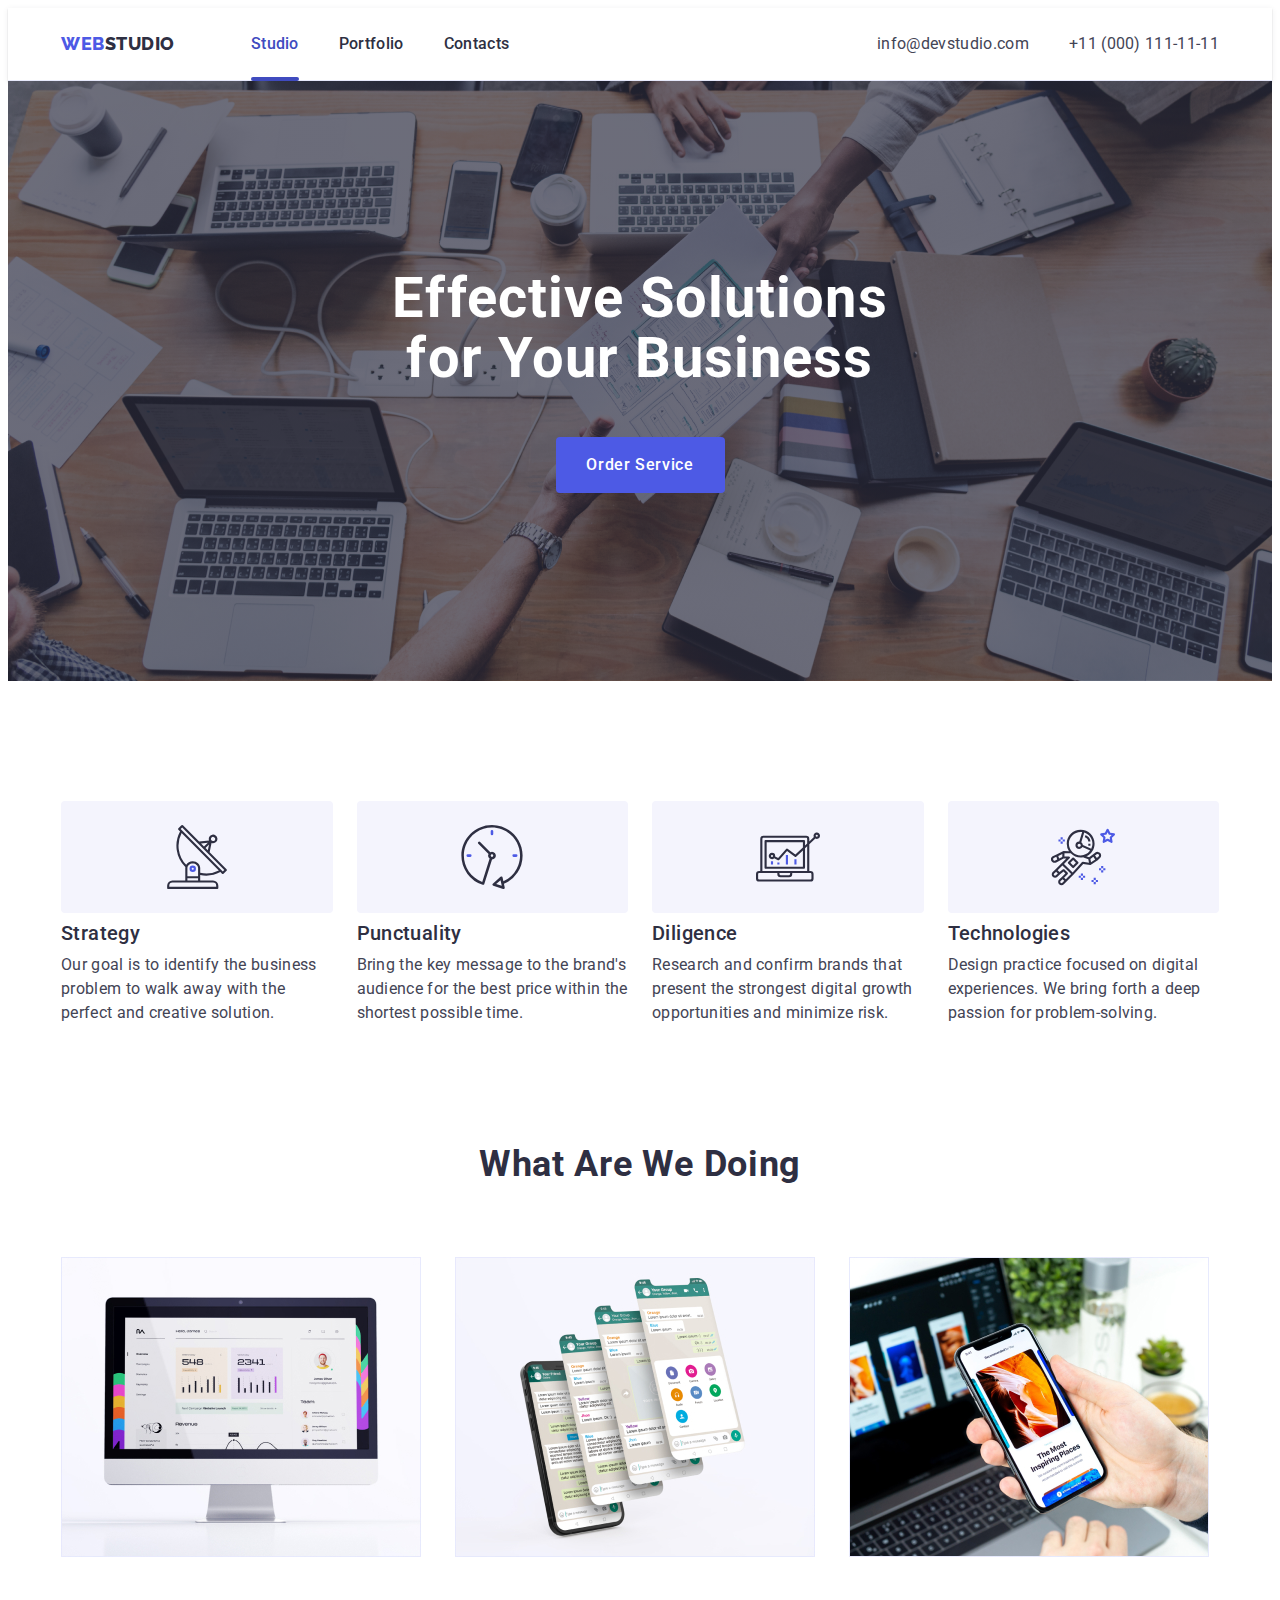
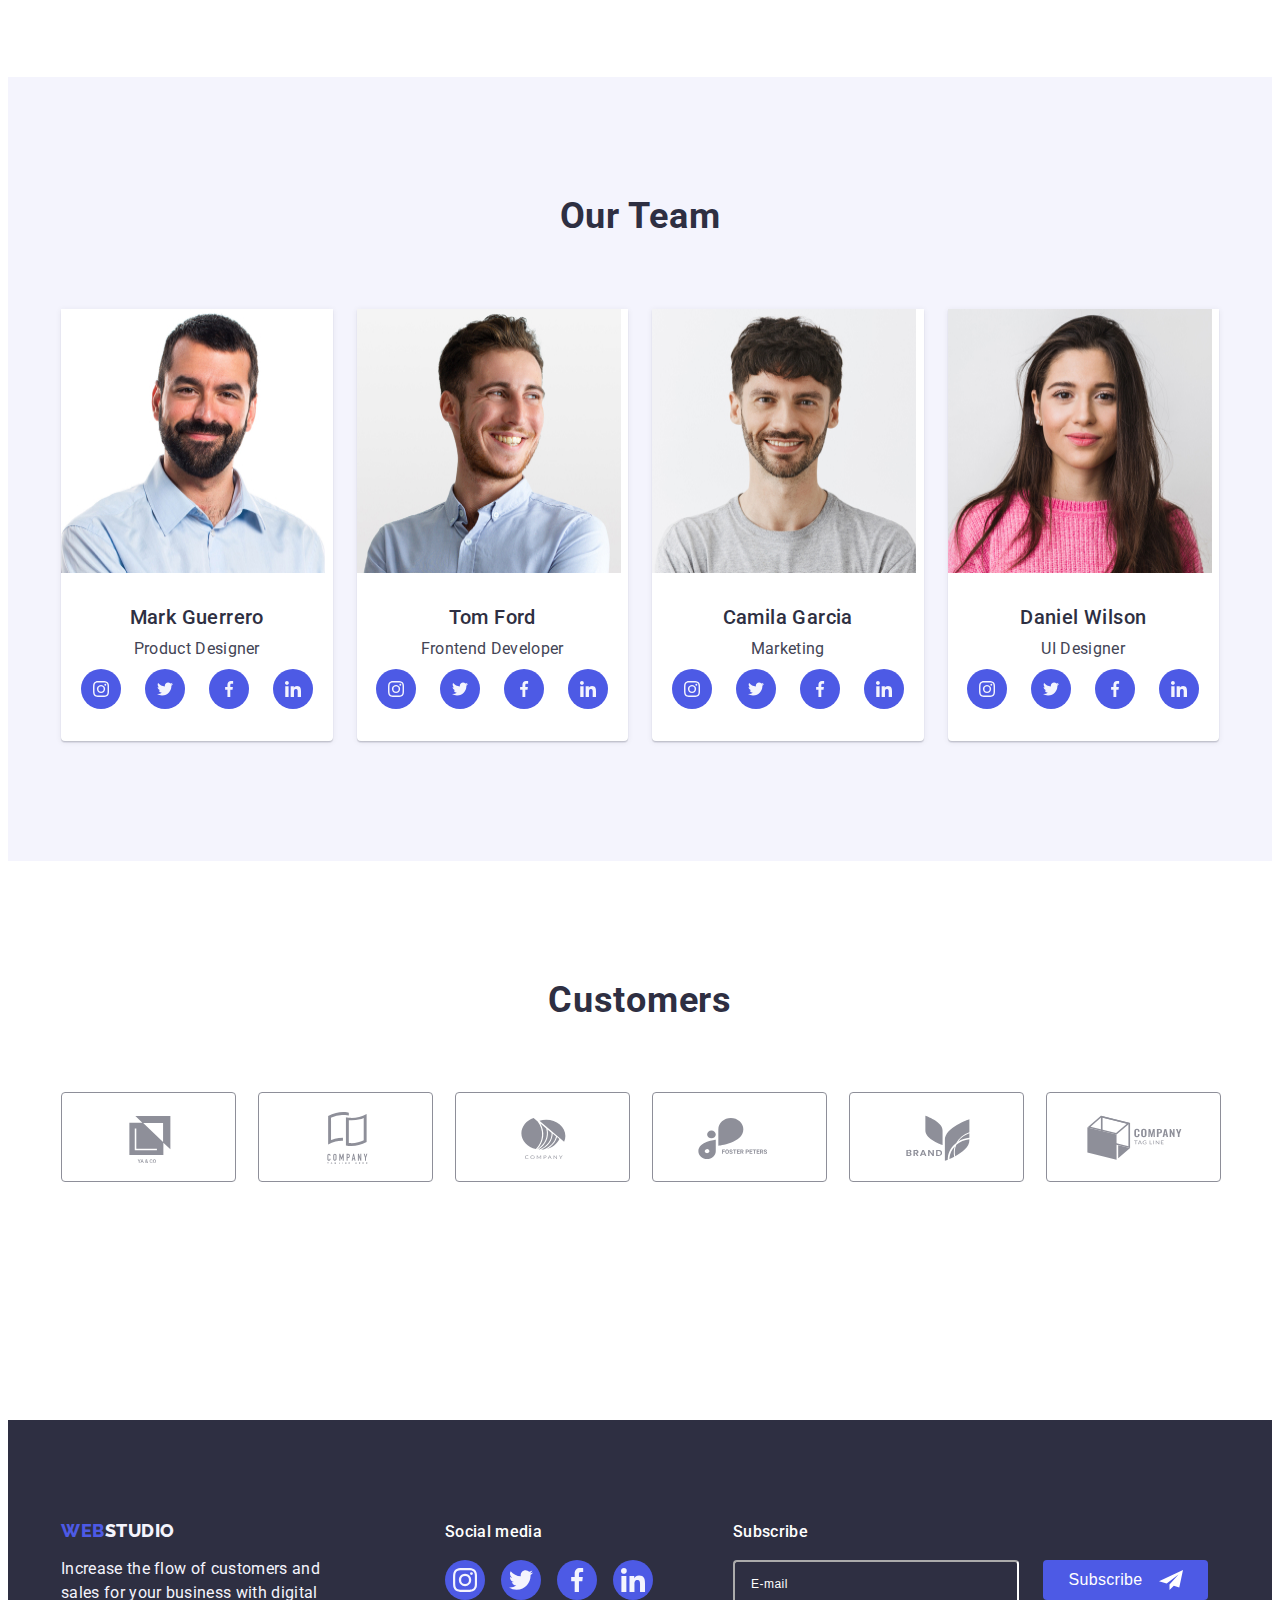
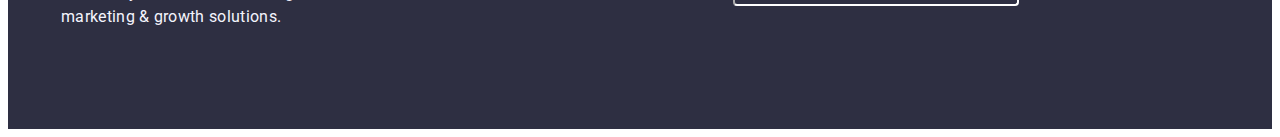
<file: index.html>
<!DOCTYPE html>
<html lang="en">
<head>
    <meta charset="UTF-8">
    <meta http-equiv="X-UA-Compatible" content="IE=edge">
    <meta name="viewport" content="width=device-width, initial-scale=1.0">
    <title>WebStudio</title>
    <link rel="preconnect" href="https://fonts.googleapis.com">
    <link rel="preconnect" href="https://fonts.gstatic.com" crossorigin>
    <link href="https://fonts.googleapis.com/css2?family=Raleway:wght@800&family=Roboto:wght@400;500;700&display=swap"
        rel="stylesheet">
    <link rel="stylesheet" href="https://cdnjs.cloudflare.com/ajax/libs/modern-normalize/1.1.0/modern-normalize.min.css" 
        integrity="sha512-wpPYUAdjBVSE4KJnH1VR1HeZfpl1ub8YT/NKx4PuQ5NmX2tKuGu6U/JRp5y+Y8XG2tV+wKQpNHVUX03MfMFn9Q==" 
        crossorigin="anonymous" 
        referrerpolicy="no-referrer" />
    <link rel="stylesheet" href="./css/style.css">
</head>
<body>
    <!--Top line-->
    <header class="page-header">        
        <div class="header-container container">
            <nav class="header-nav"> 
                <a class="logo link" href="./index.html">WEB<span class="logo-dark">Studio</span></a>
                <ul class="header-nav-list list">
                    <li class="header-nav-item">
                        <a class="header-nav-link link active" href="./index.html">Studio</a>
                    </li>
                    <li class="header-nav-item">
                        <a class="header-nav-link link" href="./portfolio.html">Portfolio</a>
                    </li>
                    <li class="header-nav-item">
                        <a class="header-nav-link link" href="">Contacts</a>
                    </li>
                </ul>
            </nav>
            <address class="header-contacts">
                <ul class="contacts-list list">
                    <li class="contacts-item">
                        <a class="contacts-link link" href="mailto:info@devstudio.com">info@devstudio.com</a>
                    </li>
                    <li class="contacts-item">
                        <a class="contacts-link link" href="tel:+110001111111">+11 (000) 111-11-11</a>
                    </li>
                </ul>
            </address>
        </div>
    </header>
    <main class="page-main">
        <!--Hero Section-->
        <section class="hero-section">
            <div class="container">
                <h1 class="hero-title">
                    Effective Solutions
                 for Your Business
                </h1>
                <button class="hero-sect-btn" type="button" data-modal-open>Order Service</button>
            </div>
        </section>
        <!--Section_1-->
        <section class="advantages-section">
            <div class="container">
                <h2 class="text-style-subtitle visually-hidden">Feature</h2>
                <ul class="advantage-list list">
                    <li class="advantage-item item">
                        <div class="advantage-container">
                            <svg class="advantafe-icon" width="64" height="64">
                              <use href="./images/icons.svg#icon-antenna"></use>
                            </svg>
                        </div>
                        <h3 class="text-style-header-item">Strategy</h3>
                        <p class="content">Our goal is to identify the business
                        problem to walk away with the perfect and creative solution.</p>
                    </li>
                    <li class="advantage-item item">
                        <div class="advantage-container">
                            <svg class="advantafe-icon" width="64" height="64">
                              <use href="./images/icons.svg#icon-clock"></use>
                            </svg>
                        </div>
                        <h3 class="text-style-header-item">Punctuality</h3>
                        <p class="content">Bring the key message to the brand's audience for the best price within the shortest possible time.</p>
                    </li>
                    <li class="advantage-item item">
                        <div class="advantage-container">
                            <svg class="advantafe-icon" width="64" height="64">
                              <use href="./images/icons.svg#icon-diagram"></use>
                            </svg>
                        </div>
                        <h3 class="text-style-header-item">Diligence</h3>
                        <p class="content">Research and confirm brands that present the strongest digital growth opportunities and minimize risk.</p>
                    </li>
                    <li class="advantage-item item">
                        <div class="advantage-container">
                            <svg class="advantafe-icon" width="64" height="64">
                              <use href="./images/icons.svg#icon-astronaut"></use>
                            </svg>
                        </div>
                        <h3 class="text-style-header-item">Technologies</h3>
                        <p class="content">Design practice focused on digital experiences. We bring forth a deep passion for problem-solving.</p>
                    </li>
                </ul>
            </div>
        </section>
        <!--Section_2-->
        <section class="services-section">
            <div class="container">
                <h2 class="text-style-subtitle">What are we doing</h2>
                <ul class="services-list list">
                    <li class="services-item item">
                        <img class="services-img" src="./images/info_on_the_monitor.jpg" alt="info_on_the_monitor" width="360" height="300">
                    </li>
                    <li class="services-item item">
                        <img class="services-img" src="./images/smartphone_screen.jpg" alt="smartphone_screen" width="360" height="300">
                    </li>
                    <li class="services-item item">
                        <img class="services-img" src="./images/laptop_and_phone.jpg" alt="laptop_and_phone" width="360" height="300">
                    </li>
                </ul>
            </div>
        </section>
        <!--Section_3-->
        <section class="team-section">
            <div class="container">
                <h2 class="text-style-subtitle">Our Team</h2>
                <ul class="team-list list">
                    <li class="team-item item-light">
                        <img class="team-img" src="./images/img-3.jpg" alt="Mark Guerrero" width="264" height="264">
                        <div class="team-container">
                            <h3 class="text-style-header-item staff-header" >Mark Guerrero</h3>
                            <p class="content staff-content">Product Designer</p>
                            <ul class="socials list">
                                <li class="socials-item">
                                    <a href="" class="socials-link link">
                                        <svg class="socials-icon" width="16" height="16">
                                            <use href="./images/icons.svg#icon-instagram"></use>
                                        </svg>
                                    </a>
                                </li>
                                <li class="socials-item">
                                    <a href="" class="socials-link link">
                                        <svg class="socials-icon" width="16" height="16">
                                            <use href="./images/icons.svg#icon-twitter"></use>
                                        </svg>
                                    </a>
                                </li>
                                <li class="socials-item">
                                    <a href="" class="socials-link link">
                                        <svg class="socials-icon" width="16" height="16">
                                            <use href="./images/icons.svg#icon-facebook"></use>
                                        </svg>
                                    </a>
                                </li>
                                <li class="socials-item">
                                    <a href="" class="socials-link link">
                                        <svg class="socials-icon" width="16" height="16">
                                            <use href="./images/icons.svg#icon-linkedin"></use>
                                        </svg>
                                    </a>
                                </li>
                            </ul>
                        </div>
                    </li>
                    <li class="team-item item-light">
                        <img class="team-img" src="./images/img-2.jpg" alt="Tom Ford" width="264" height="264">
                        <div class="team-container">
                            <h3 class="text-style-header-item staff-header" >Tom Ford</h3>
                            <p class="content staff-content">Frontend Developer</p>
                            <ul class="socials list">
                                <li class="socials-item">
                                    <a href="" class="socials-link link">
                                        <svg class="socials-icon" width="16" height="16">
                                            <use href="./images/icons.svg#icon-instagram"></use>
                                        </svg>
                                    </a>
                                </li>
                                <li class="socials-item">
                                    <a href="" class="socials-link link">
                                        <svg class="socials-icon" width="16" height="16">
                                            <use href="./images/icons.svg#icon-twitter"></use>
                                        </svg>
                                    </a>
                                </li>
                                <li class="socials-item">
                                    <a href="" class="socials-link link">
                                        <svg class="socials-icon" width="16" height="16">
                                            <use href="./images/icons.svg#icon-facebook"></use>
                                        </svg>
                                    </a>
                                </li>
                                <li class="socials-item">
                                    <a href="" class="socials-link link">
                                        <svg class="socials-icon" width="16" height="16">
                                            <use href="./images/icons.svg#icon-linkedin"></use>
                                        </svg>
                                    </a>
                                </li>
                            </ul>
                        </div>
                    </li>
                    <li class="team-item item-light">
                        <img class="team-img" src="./images/img.jpg" alt="Camila Garcia" width="264" height="264">
                        <div class="team-container">
                            <h3 class="text-style-header-item staff-header" >Camila Garcia</h3>
                            <p class="content staff-content">Marketing</p>
                            <ul class="socials list">
                                <li class="socials-item">
                                    <a href="" class="socials-link link">
                                        <svg class="socials-icon" width="16" height="16">
                                            <use href="./images/icons.svg#icon-instagram"></use>
                                        </svg>
                                    </a>
                                </li>
                                <li class="socials-item">
                                    <a href="" class="socials-link link">
                                        <svg class="socials-icon" width="16" height="16">
                                            <use href="./images/icons.svg#icon-twitter"></use>
                                        </svg>
                                    </a>
                                </li>
                                <li class="socials-item">
                                    <a href="" class="socials-link link">
                                        <svg class="socials-icon" width="16" height="16">
                                            <use href="./images/icons.svg#icon-facebook"></use>
                                        </svg>
                                    </a>
                                </li>
                                <li class="socials-item">
                                    <a href="" class="socials-link link">
                                        <svg class="socials-icon" width="16" height="16">
                                            <use href="./images/icons.svg#icon-linkedin"></use>
                                        </svg>
                                    </a>
                                </li>
                            </ul>
                        </div>
                    </li>
                    <li class="team-item item-light">
                        <img class="team-img" src="./images/img-1.jpg" alt="Daniel Wilson" width="264" height="264">
                        <div class="team-container">
                            <h3 class="text-style-header-item staff-header">Daniel Wilson</h3>
                            <p class="content staff-content">UI Designer</p>
                            <ul class="socials list">
                                <li class="socials-item">
                                    <a href="" class="socials-link link">
                                        <svg class="socials-icon" width="16" height="16">
                                            <use href="./images/icons.svg#icon-instagram"></use>
                                        </svg>
                                    </a>
                                </li>
                                <li class="socials-item">
                                    <a href="" class="socials-link link">
                                        <svg class="socials-icon" width="16" height="16">
                                            <use href="./images/icons.svg#icon-twitter"></use>
                                        </svg>
                                    </a>
                                </li>
                                <li class="socials-item">
                                    <a href="" class="socials-link link">
                                        <svg class="socials-icon" width="16" height="16">
                                            <use href="./images/icons.svg#icon-facebook"></use>
                                        </svg>
                                    </a>
                                </li>
                                <li class="socials-item">
                                    <a href="" class="socials-link link">
                                        <svg class="socials-icon" width="16" height="16">
                                            <use href="./images/icons.svg#icon-linkedin"></use>
                                        </svg>
                                    </a>
                                </li>
                            </ul>
                        </div>
                    </li>
                </ul>
            </div>
        </section>
        <section class="customers-section">          
            <div class="container">
                <h2 class="text-style-subtitle customers-subtitle">Customers</h2>
                <ul class="customers-list list">
                    <li class="customers-item item">
                        <a class="customers-link link" href="">
                            <svg class="customers-icon" width="104" height="56">
                                <use href="./images/icons.svg#icon-client1"></use>
                            </svg>
                        </a>
                    </li>
                    <li class="customers-item item">
                        <a class="customers-link link" href="">
                            <svg class="customers-icon" width="104" height="56">
                                <use href="./images/icons.svg#icon-client2"></use>
                            </svg>
                        </a>
                    </li>
                    <li class="customers-item item">
                        <a class="customers-link link" href="">
                            <svg class="customers-icon" width="104" height="56">
                                <use href="./images/icons.svg#icon-client3"></use>
                            </svg>
                        </a>
                    </li>
                    <li class="customers-item item">
                        <a class="customers-link link" href="">
                            <svg class="customers-icon" width="104" height="56">
                                <use href="./images/icons.svg#icon-client4"></use>
                            </svg>
                        </a>
                    </li>
                    <li class="customers-item item">
                        <a class="customers-link link" href="">
                            <svg class="customers-icon" width="104" height="56">
                                <use href="./images/icons.svg#icon-client5"></use>
                            </svg>
                        </a>
                    </li>
                    <li class="customers-item item">
                        <a class="customers-link link" href="">
                            <svg class="customers-icon" width="104" height="56">
                                <use href="./images/icons.svg#icon-client6"></use>
                            </svg>
                        </a>
                    </li>
                </ul>
            </div>           
        </section>
    </main>
    <!--Footer-->
    <footer class="page-footer">
        <div class="footer-section-container container ">
            <div class="footer-container">
                <a class="logo link logo-footer" href="./index.html">WEB<span class="logo-light">Studio</span></a>
                <p class="content light-content">Increase the flow of customers and sales for your business with digital
                    marketing & growth solutions.</p>
            </div>
            <div class="footer-socials-container">
                <p class="footer-content">Social media</p>
                <ul class="footer-socials-list list">
                    <li class="footer-socials-item">
                        <a href="" class="socials-link socials-link-footer link">
                            <svg class="socials-icon" width="24" height="24">
                                <use href="./images/icons.svg#icon-instagram"></use>
                            </svg>
                        </a>
                    </li>
                    <li class="footer-socials-item">
                        <a href="" class="socials-link socials-link-footer link">
                            <svg class="socials-icon" width="24" height="24">
                                <use href="./images/icons.svg#icon-twitter"></use>
                            </svg>
                        </a>
                    </li>
                    <li class="footer-socials-item">
                        <a href="" class="socials-link socials-link-footer link">
                            <svg class="socials-icon" width="24" height="24">
                                <use href="./images/icons.svg#icon-facebook"></use>
                            </svg>
                        </a>
                    </li>
                    <li class="footer-socials-item">
                        <a href="" class="socials-link socials-link-footer link">
                            <svg class="socials-icon" width="24" height="24">
                                <use href="./images/icons.svg#icon-linkedin"></use>
                            </svg>
                        </a>
                    </li>
                </ul>
            </div>
            <div class="footer-form">
                <p class="footer-form-title">Subscribe</p>

                <div class="footer-form-container">
                    <label>
                        <input class="footer-form-field" type="email" placeholder="E-mail">
                    </label>
                    <button class="footer-form-btn" type="submit">
                        <p class="footer-form-btn-title ">Subscribe</p>
                        <svg class="footer-form-btn-icon" width="24" height="24">
                            <use href="./images/icons.svg#icon-footer-btn-icon"></use>
                        </svg>
                    </button>
                </div>
            </div>
        </div>
    </footer>


    <!-- Modal window -->
    <div class="overlay is-hidden" data-modal>
        <div class="modal">
            <button class="modal-close-btn" type="button" data-modal-close>
                <svg class="modal-close-icon" width="8" height="8">
                  <use href="./images/icons.svg#icon-close-icon"></use>
                </svg>
            </button>
            <strong class="modal-title">Leave your contacts and we will call you back</strong>
            <form class="modal-form form" name="modal_form">
                <label class="form-label" for="modal_name">Name</label>
                <div class="form-wrapper">
                    <input class="form-field" type="text" name="modal_name" id="modal_name" />
                    <svg class="form-icon" width="18" height="24">
                        <use href="./images/icons.svg#icon-person"></use>
                    </svg>
                </div>
                <label class="form-label" for="modal_phone">Phone</label>
                <div class="form-wrapper">
                    <input class="form-field" type="text" name="modal_phone" id="modal_phone" />
                    <svg class="form-icon" width="18" height="24">
                        <use href="./images/icons.svg#icon-phone"></use>
                    </svg>
                </div>
                <label class="form-label" for="modal_email">Email</label>
                <div class="form-wrapper">
                    <input class="form-field" type="text" name="modal_email" id="modal_email" />
                    <svg class="form-icon" width="18" height="24">
                        <use href="./images/icons.svg#icon-email"></use>
                    </svg>
                </div>
            
                <label class="form-label" for="modal_comment">Comment</label>
                <textarea class="form-comment" name="modal_comment" id="modal_comment" rows="6" placeholder="Text input"></textarea>
            
                <label class="form-agreement">
                    <input class="form-check-input " type="checkbox" name="modal_agreement" />
                    <svg class="form-custom-check" width="16" height="16">
                      <use class="unchecked" href="./images/icons.svg#icon-unchecked"></use>
                      <use class="checked" href="./images/icons.svg#icon-checked"></use>
                    </svg>
                    <span class="form-agreement-text">I accept the terms and conditions of the
                        <a class="form-agreement-link" href="">Privacy Policy</a></span>
                </label>
            
                <button class="hero-sect-btn" type="submit">Send</button>
            </form>
        </div>
    </div>

    <script src="./js/modal.js"></script>
</body>
</html>
</file>
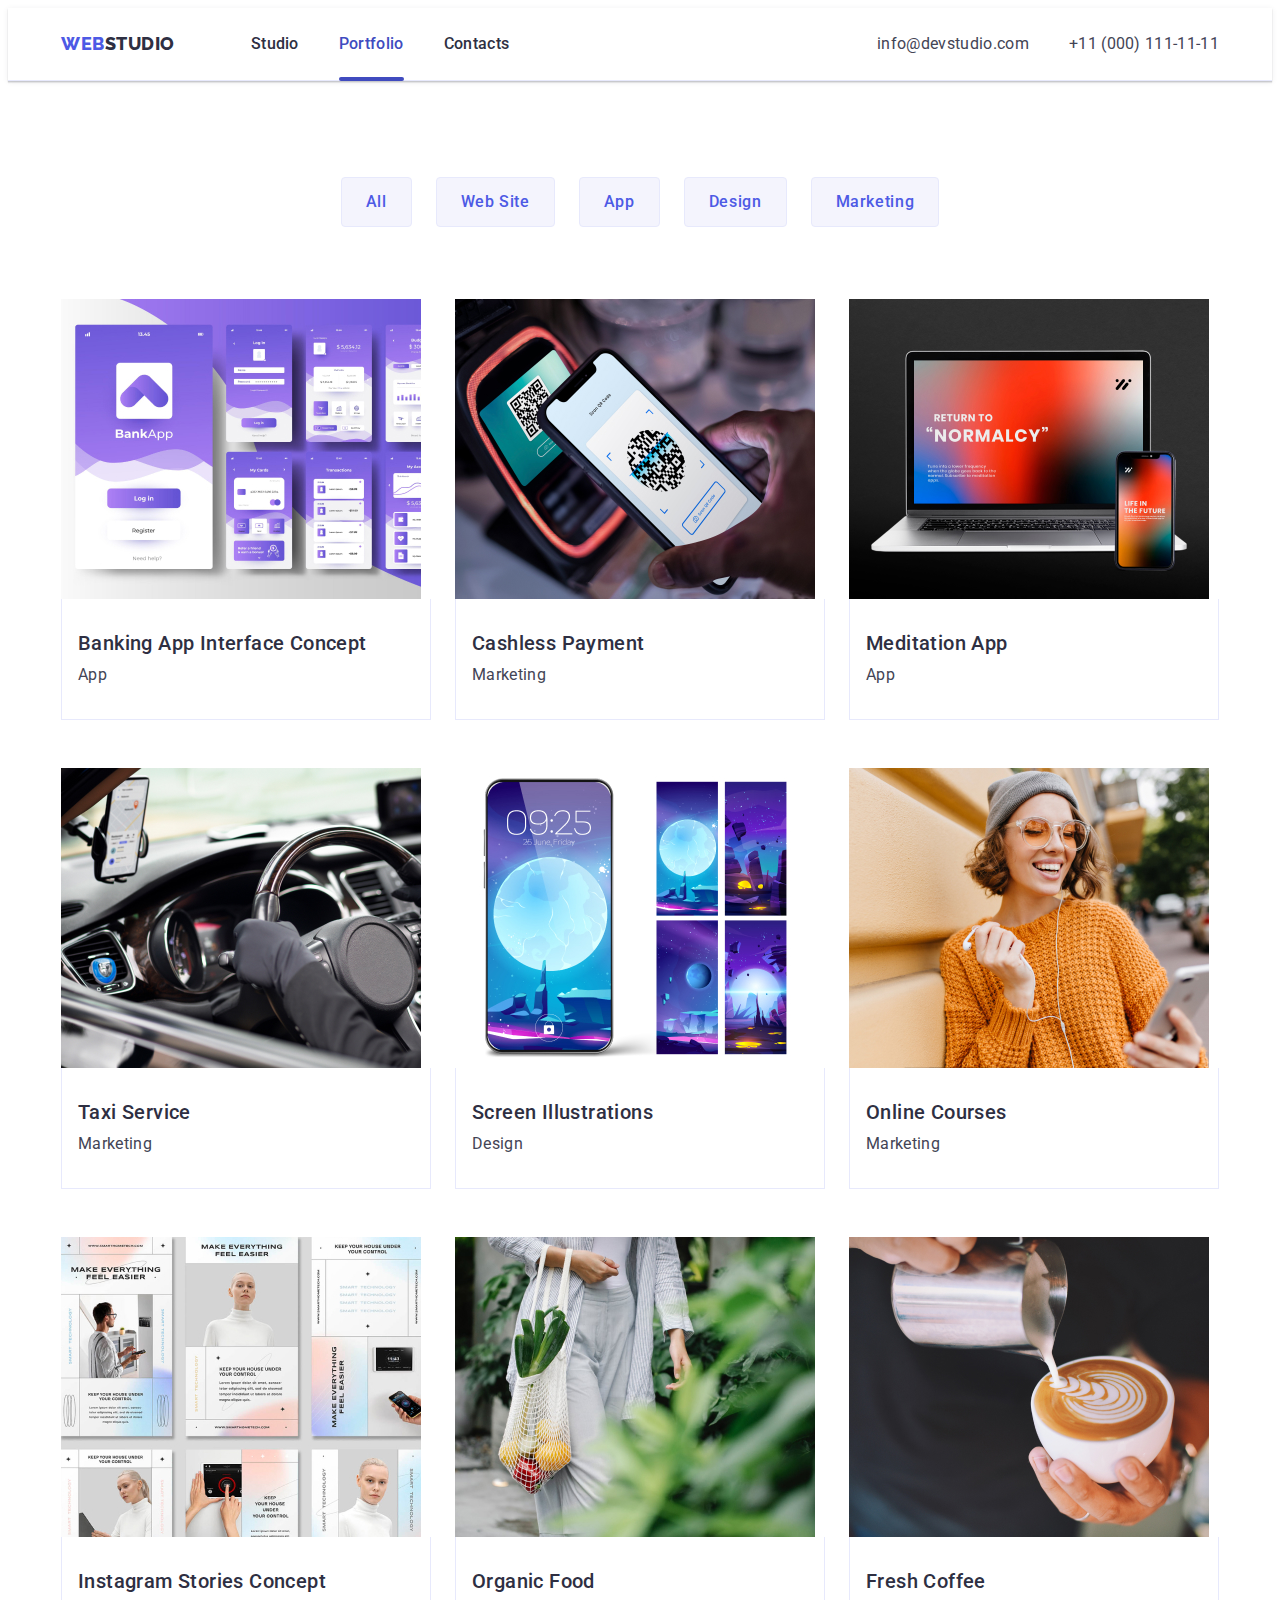
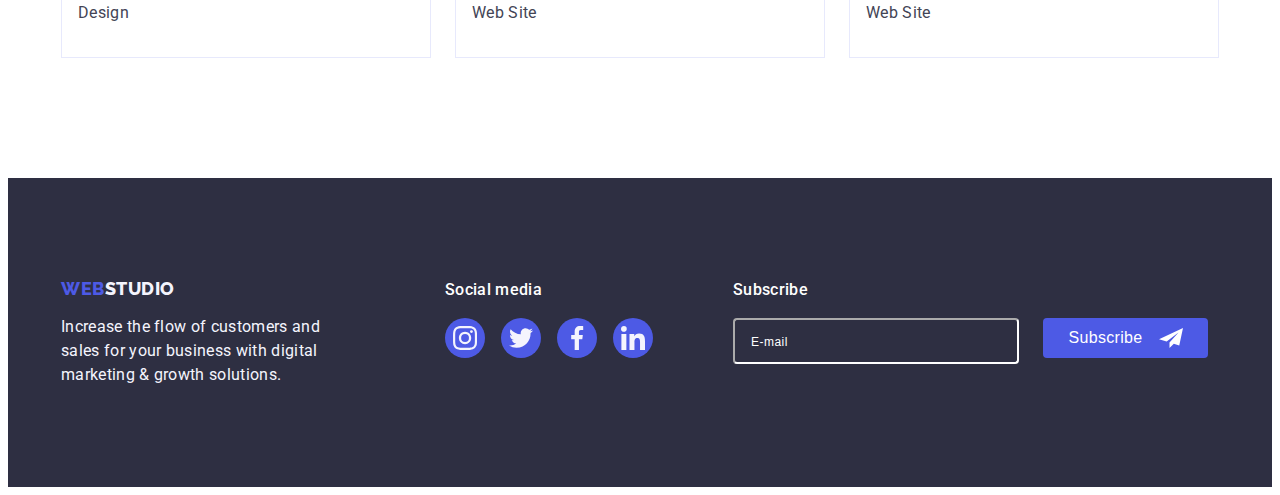
<file: portfolio.html>
<!DOCTYPE html>
<html lang="en">
<head>
    <meta charset="UTF-8">
    <meta http-equiv="X-UA-Compatible" content="IE=edge">
    <meta name="viewport" content="width=device-width, initial-scale=1.0">
    <title>Portfolio</title>
    <link rel="preconnect" href="https://fonts.googleapis.com">
    <link rel="preconnect" href="https://fonts.gstatic.com" crossorigin>
    <link href="https://fonts.googleapis.com/css2?family=Raleway:wght@800&family=Roboto:wght@400;500;700&display=swap"
        rel="stylesheet">
    <link rel="stylesheet" href="https://cdnjs.cloudflare.com/ajax/libs/modern-normalize/1.1.0/modern-normalize.min.css"
        integrity="sha512-wpPYUAdjBVSE4KJnH1VR1HeZfpl1ub8YT/NKx4PuQ5NmX2tKuGu6U/JRp5y+Y8XG2tV+wKQpNHVUX03MfMFn9Q=="
        crossorigin="anonymous" 
        referrerpolicy="no-referrer" />         
    <link rel="stylesheet" href="./css/style.css">
</head>
<body>
    <!--Top line-->
    <header class="page-header">
        <div class="header-container container">
            <nav class="header-nav">
                <a class="logo link" href="./index.html">WEB<span class="logo-dark">Studio</span></a>
                <ul class="header-nav-list list">
                    <li class="header-nav-item">
                        <a class="header-nav-link link" href="./index.html">Studio</a>
                    </li>
                    <li class="header-nav-item">
                        <a class="header-nav-link link active" href="./portfolio.html">Portfolio</a>
                    </li>
                    <li class="header-nav-item">
                        <a class="header-nav-link link" href="">Contacts</a>
                    </li>
                </ul>
            </nav>
            <address class="header-contacts">
                <ul class="contacts-list list">
                    <li class="contacts-item">
                        <a class="contacts-link link" href="mailto:info@devstudio.com">info@devstudio.com</a>
                    </li>
                    <li class="contacts-item">
                        <a class="contacts-link link" href="tel:+110001111111">+11 (000) 111-11-11</a>
                    </li>
                </ul>
            </address>
        </div>
    </header>
    <main>
        <!-- Filters_btn -->
        <section class="portfolio-section">
            <div class="container">
                <h1 class="visually-hidden">Portfolio</h1>
                <ul class="button-list list">
                    <li class="button-item">
                        <button class="filters-btn" type="button">All</button>
                    </li>
                    <li class="button-item">
                        <button class="filters-btn" type="button">Web Site</button>
                    </li>
                    <li class="button-item">
                        <button class="filters-btn" type="button">App</button>
                    </li>
                    <li class="button-item">
                        <button class="filters-btn" type="button">Design</button>
                    </li>
                    <li class="button-item">
                        <button class="filters-btn" type="button">Marketing</button>
                    </li>
                </ul>
                <ul class="portfolio-list list">
                    <li class="portfolio-item">
                        <a href="" class="project-link link">
                            <div class="portfolio-thumb">
                                <img src="./images/img-p1.jpg" alt="Banking App Interface Concept" width="360" height="300">            
                                <p class="overlay-content">14 Stylish and User-Friendly App Design Concepts · Task Manager App · Calorie Tracker App · Exotic Fruit Ecommerce App ·
                                Cloud Storage App
                                </p>                                
                            </div>
                            <div class="portfolio-content-container">
                                <h2 class="text-style-header-item">Banking App Interface Concept</h2>
                                <p class="content">App</p>
                            </div>
                        </a>
                    </li>
                    <li class="portfolio-item">
                        <a href="" class="project-link link">
                            <div class="portfolio-thumb">
                                <img src="./images/img-p2.jpg" alt="Banking App Interface Concept" width="360" height="300">
                                <p class="overlay-content">14 Stylish and User-Friendly App Design Concepts · Task Manager App · Calorie Tracker App
                                    · Exotic Fruit Ecommerce App ·
                                    Cloud Storage App
                                </p>
                            </div>
                            <div class="portfolio-content-container">
                                <h2 class="text-style-header-item"> Cashless Payment</h2>
                                <p class="content">Marketing</p>
                            </div>
                        </a>
                    </li>
                    <li class="portfolio-item">
                        <a href="" class="project-link link">
                            <div class="portfolio-thumb">
                                <img src="./images/img-p3.jpg" alt="Banking App Interface Concept" width="360" height="300">
                                <p class="overlay-content">14 Stylish and User-Friendly App Design Concepts · Task Manager App · Calorie Tracker App
                                    · Exotic Fruit Ecommerce App ·
                                    Cloud Storage App
                                </p>
                            </div>
                            <div class="portfolio-content-container">
                                <h2 class="text-style-header-item">Meditation App</h2>
                                <p class="content">App</p>
                            </div>
                        </a>
                    </li>
                    <li class="portfolio-item">
                        <a href="" class="project-link link">
                            <div class="portfolio-thumb">
                                <img src="./images/img-p4.jpg" alt="Banking App Interface Concept" width="360" height="300">
                                <p class="overlay-content">14 Stylish and User-Friendly App Design Concepts · Task Manager App · Calorie Tracker App
                                    · Exotic Fruit Ecommerce App ·
                                    Cloud Storage App
                                </p>
                            </div>
                                <div class="portfolio-content-container">
                                    <h2 class="text-style-header-item">Taxi Service</h2>
                                    <p class="content">Marketing</p>
                                </div>
                        </a>
                    </li>
                    <li class="portfolio-item">
                        <a href="" class="project-link link">
                            <div class="portfolio-thumb">
                                <img src="./images/img-p5.jpg" alt="Banking App Interface Concept" width="360" height="300">
                                <p class="overlay-content">14 Stylish and User-Friendly App Design Concepts · Task Manager App · Calorie Tracker App
                                    · Exotic Fruit Ecommerce App ·
                                    Cloud Storage App
                                </p>
                            </div>
                            <div class="portfolio-content-container">
                                <h2 class="text-style-header-item">Screen Illustrations</h2>
                                <p class="content">Design</p>
                            </div>
                        </a>
                    </li>
                    <li class="portfolio-item">
                        <a href="" class="project-link link">
                            <div class="portfolio-thumb">
                                <img src="./images/img-p6.jpg" alt="Banking App Interface Concept" width="360" height="300">
                                <p class="overlay-content">14 Stylish and User-Friendly App Design Concepts · Task Manager App · Calorie Tracker App
                                    · Exotic Fruit Ecommerce App ·
                                    Cloud Storage App
                                </p>
                            </div>
                                <div class="portfolio-content-container">
                                    <h2 class="text-style-header-item">Online Courses</h2>
                                    <p class="content">Marketing</p>
                                </div>
                        </a>
                    </li>
                    <li class="portfolio-item">
                        <a href="" class="project-link link">
                            <div class="portfolio-thumb">
                                <img src="./images/img-p7.jpg" alt="Banking App Interface Concept" width="360" height="300">
                                <p class="overlay-content">14 Stylish and User-Friendly App Design Concepts · Task Manager App · Calorie Tracker App
                                    · Exotic Fruit Ecommerce App ·
                                    Cloud Storage App
                                </p>
                            </div>
                            <div class="portfolio-content-container">
                                <h2 class="text-style-header-item">Instagram Stories Concept</h2>
                                <p class="content">Design</p>
                            </div>
                        </a>
                    </li>
                    <li class="portfolio-item">
                        <a href="" class="project-link link">
                            <div class="portfolio-thumb">
                                <img src="./images/img-p8.jpg" alt="Banking App Interface Concept" width="360" height="300">
                                <p class="overlay-content">14 Stylish and User-Friendly App Design Concepts · Task Manager App · Calorie Tracker App
                                    · Exotic Fruit Ecommerce App ·
                                    Cloud Storage App
                                </p>
                            </div>
                            <div class="portfolio-content-container">
                                <h2 class="text-style-header-item">Organic Food</h2>
                                <p class="content">Web Site</p>
                            </div>
                        </a>
                    </li>
                    <li class="portfolio-item">
                        <a href="" class="project-link link">
                            <div class="portfolio-thumb">
                                <img src="./images/img-p9.jpg" alt="Banking App Interface Concept" width="360" height="300">
                                <p class="overlay-content">14 Stylish and User-Friendly App Design Concepts · Task Manager App · Calorie Tracker App
                                    · Exotic Fruit Ecommerce App ·
                                    Cloud Storage App
                                </p>
                            </div>
                            <div class="portfolio-content-container">
                                <h2 class="text-style-header-item">Fresh Coffee</h2>
                                <p class="content">Web Site</p>
                            </div>
                        </a>
                    </li>
                </ul>
            </div>
        </section>
    </main>
    <!--Footer-->
    <footer class="page-footer">
        <div class="footer-section-container container ">
            <div class="footer-container">
                <a class="logo link logo-footer" href="./index.html">WEB<span class="logo-light">Studio</span></a>
                <p class="content light-content">Increase the flow of customers and sales for your business with digital
                    marketing & growth solutions.</p>
            </div>
            <div class="footer-socials-container">
                <p class="footer-content">Social media</p>
                <ul class="footer-socials-list list">
                    <li class="footer-socials-item">
                        <a href="" class="socials-link socials-link-footer link">
                            <svg class="socials-icon" width="24" height="24">
                                <use href="./images/icons.svg#icon-instagram"></use>
                            </svg>
                        </a>
                    </li>
                    <li class="footer-socials-item">
                        <a href="" class="socials-link socials-link-footer link">
                            <svg class="socials-icon" width="24" height="24">
                                <use href="./images/icons.svg#icon-twitter"></use>
                            </svg>
                        </a>
                    </li>
                    <li class="footer-socials-item">
                        <a href="" class="socials-link socials-link-footer link">
                            <svg class="socials-icon" width="24" height="24">
                                <use href="./images/icons.svg#icon-facebook"></use>
                            </svg>
                        </a>
                    </li>
                    <li class="footer-socials-item">
                        <a href="" class="socials-link socials-link-footer link">
                            <svg class="socials-icon" width="24" height="24">
                                <use href="./images/icons.svg#icon-linkedin"></use>
                            </svg>
                        </a>
                    </li>
                </ul>
            </div>
            <div class="footer-form">
                <p class="footer-form-title">Subscribe</p>
                <div class="footer-form-container">
                    <label>
                        <input class="footer-form-field" type="email" placeholder="E-mail">
                    </label>
                    <button class="footer-form-btn" type="submit">
                        <p class="footer-form-btn-title ">Subscribe</p>
                        <svg class="footer-form-btn-icon" width="24" height="24">
                            <use href="./images/icons.svg#icon-footer-btn-icon"></use>
                        </svg>
                    </button>
                </div>
            </div>
        </div>
    </footer>
</body>
</html>
</file>
<file: css/style.css>
:root {
    --color-iris: #4d5ae5;
    --color-ocean: #404bbf;
    --color-navy-blue: #2e2f42;
    --color-green: #31d0aa;
    --color-slate: #434455;
    --color-light-slate: #8e8f99;
    --color-cornflower: #e7e9fc;
    --color-cloud: #f4f4fd;
    --color-navy-blue-modal: #2e2f42;
    --color-grey: #2e2f42;
    --color-white: #ffffff;
    --color-dairy: #fcfcfc;


    --animation-speed: 250ms cubic-bezier(0.4, 0, 0.2, 1);
}


body {
    font-family: Roboto, sans-serif;
    color: var(--color-slate);
    background-color: var(--color-white);
    letter-spacing: 0.02em;
    text-decoration: none;
    list-style: none;
    font-size: 16px;

}

.container {
    width: 1158px;
    margin: 0 auto;
    padding: 0 15px;
}


/* Reset */
h1,h2,h3,h4,h5,h6,p{
    margin: 0;
}

.list {
    list-style: none;
    list-style-image: none;
    padding: 0;
    margin: 0;
}

.item {
    list-style: none;
    list-style-image: none;

}

.link {
    text-decoration: none;

}

.item-light{
    list-style: none;
    list-style-image: none;
    background-color: var(--color-white);
}

img {
    display: block;
}

button{
    cursor: pointer;
}

/* index.html */

.page-header{
    box-shadow: 0px 2px 1px rgba(46, 47, 66, 0.08), 0px 1px 1px rgba(46, 47, 66, 0.16), 0px 1px 6px rgba(46, 47, 66, 0.08);
    border-bottom: 1px solid var(--color-cornflower);
}

.header-container {
    display: flex;
    align-items: center;

    
}

.header-nav {
    display: flex;
    align-items: center;
    margin-right: auto;
}

.header-nav-list {
    display: flex;
    gap: 40px;
}

.header-nav-item {
    
}

.contacts-list {
    display: flex;
    align-items: center;
    gap: 40px;

}

.logo{
    font-family: Raleway, sans-serif;
    font-weight: 800;
    font-size: 18px;
    line-height: 1.17;
    letter-spacing: 0.03em;  
    margin-right: 76px;
    text-transform: uppercase;
    color: var(--color-iris);
}

.logo-dark{
    color: var(--color-navy-blue);
}

.logo-light{
    color: var(--color-cloud);
}

.header-nav-link{
    position: relative;
    display: block;
    font-weight: 500;
    line-height: 1.5;
    list-style: inherit;
    padding: 24px 0;
    color: var(--color-navy-blue);
    transition: color var(--animation-speed)
}

.header-nav-link.active{
    color: var(--color-ocean);
}
.header-nav-link:hover,
.header-nav-link:focus{
    color: var(--color-ocean);
}

.header-nav-link::after{
    content: '';
    position: absolute;
    bottom: 0;
    left: 0;
    display: block;
    height: 4px;
    width: 100%;
    bottom: -1px;
    border-radius: 2px;   
}

.header-nav-link.active::after{
    background-color: var(--color-ocean);
}


.header-contacts{

    font-style: normal;
    display: block;
    align-items: center;
    
}

.contacts-link {
    line-height: 1.5;
    color: var(--color-slate);
    transition: color var(--animation-speed);
}

.contacts-link:hover,
.contacts-link:focus {
    color: var(--color-ocean);
}

.text-style-header-item {
    /* header 3 */
    font-size: 20px;
    font-weight: 500;
    line-height: 1.2;
    text-decoration: none;
    text-transform: none;
    letter-spacing: 0.02em;
    /* padding-bottom: 8px; */
    margin-bottom: 8px;
    color: var(--color-navy-blue);   
}

.staff-header{
    text-align: center;
}

.text-style-subtitle{
    /* Header 2 */
    font-weight: 700;
    font-size: 36px;
    line-height: 1.11;
    letter-spacing: 0.02em;
    text-transform: capitalize;
    text-align: center;
    margin-bottom: 72px;
    color: var(--color-navy-blue);
}


.hero-title {
    /* Header 1 */
    font-weight: 700;
    font-size: 56px;
    line-height: 1.07;
    text-align: center;
    letter-spacing: 0.02em;
    max-width: 496px;
    margin-right: auto;
    margin-left: auto;
    margin-bottom: 48px ;
    color: var(--color-white);
}


.hero-section{
    margin-left: auto;
    margin-right: auto;
    max-width: 1440px;
    padding: 188px 0;
    background-repeat: no-repeat;
    background-position: center;
    background-size: cover;
    background-image: linear-gradient(rgba(46, 47, 66, 0.7), rgba(46, 47, 66, 0.7)), url(../images/people-office.jpg);
    background-color: var(--color-navy-blue); 
}


.hero-sect-btn{
    display: block;
    min-width: 169px;
    height: 56px;
    border: none;
    border-radius: 4px;
    margin-right: auto;
    margin-left: auto;
    font-weight: 500;
    font-family: inherit;
    font-size: 16px;
    line-height: 1.5;
    letter-spacing: 0.04em;
    color: var(--color-white);
    background: var(--color-iris);
    transition: background-color var(--animation-speed), box-shadow var(--animation-speed);
}


.hero-sect-btn:hover,
.hero-sect-btn:focus{
    background-color: var(--color-ocean);
    box-shadow: 0px 4px 4px rgba(0, 0, 0, 0.15);
}


.advantages-section{
    padding: 120px 0;
}


.advantage-list{
    display: flex;
    gap: 24px;
}


.advantage-item{
    width: calc((100% - 72px) / 4);
}


.advantage-container{
    display: flex;
    align-items: center;
    justify-content: center;
    height: 112px;
    background-color: var(--color-cloud);
    border-radius: 4px;
    margin-bottom: 8px;
}


.advantage-icon{

}


.services-section{
    padding-bottom: 120px;
}


.services-list{
    display: flex;
    gap: 24px;
}

.services-item{
    width: calc((100% - 48px) / 3);
}

.team-section{
    padding: 120px 0;

    background-color: var(--color-cloud);
}

.team-list{
    display: flex;
    gap: 24px;
}

.team-item{
    width: calc((100% - 72px) / 4);
    box-shadow: 0px 1px 6px rgba(46, 47, 66, 0.08), 0px 1px 1px rgba(46, 47, 66, 0.16), 0px 2px 1px rgba(46, 47, 66, 0.08);
    border-radius: 0px 0px 4px 4px;
}

.team-container{
    padding: 32px 0
}

.socials{
    display: flex;
    justify-content: center;
    align-content: center;
    gap: 24px;
}

.socials-link{
    display: flex;
    justify-content: center;
    align-content: center;
    align-items: center;
    flex-wrap: wrap;
    width: 40px;
    height: 40px;
    border-radius: 50%;

    background-color: var(--color-iris);
    transition: background-color var(--animation-speed);
}

.socials-link:hover,
.socials-link:focus{
    background-color: var(--color-ocean);
}

.socials-icon{
    fill: var(--color-cloud);
}

.content{
    line-height: 1.5;
    color: var(--color-slate);
}

.staff-content{
    text-align: center;
    margin-bottom: 8px;
}

.light-content{
    max-width: 264px;
    color: var(--color-cloud);
}

.customers-section{
    padding-top: 120px;
    padding-bottom: 120px;
}

.customers-subtitle {
    margin-bottom: 72px;
    line-height: 1.1;
    margin-bottom: 72px;
}


.customers-list{
    display: flex;
    justify-content: center;
    align-content: center;
    gap: 24px;
    margin-bottom: 120px;
}

.customers-item{
    width: calc((100% - 120px) / 6);
    height: 88px;
}

.customers-link{
    display: flex;
    justify-content: center;
    align-content: center;
    flex-wrap: wrap;
    width: 100%;
    height: 100%;
    align-items: center;
    border-radius: 4px;
    border: 1px solid #8E8F99;
    color: var(--color-light-slate);
    transition: border-color var(--animation-speed), color var(--animation-speed);
}


.customers-link:hover ,
.customers-link:focus {
    border-color: var(--color-ocean);
    color: var(--color-ocean);

}

.customers-icon{
    fill: currentColor;
}



/* footer */

.footer-section-container{
    display: flex;
    align-items: baseline;
}

.page-footer{
    background-color: var(--color-navy-blue);
    padding: 100px 0;
}

.footer-container{
    margin-right: 120px;
}

.footer-socials-container{
}

.logo-footer{
    display: inline-block;
    margin-bottom: 16px;
}

.footer-content{
    font-weight: 500;
    font-size: 16px;
    line-height: 1.5;
    letter-spacing: 0.02em;
    margin-bottom: 16px;


    color: var(--color-white);
}

.footer-socials-list{
    display: flex;
    gap: 16px;
}

.footer-socials-item{
    width: 40px;
    height: 40px;
}

.socials-link-footer:hover,
.socials-link-footer:focus{
    background-color: var(--color-green);
}

.footer-form{
    margin-left: 80px;
}

.footer-form-title{
    font-weight: 500;
    font-size: 16px;
    line-height: 1.5;
    letter-spacing: 0.02em;
    margin-bottom: 16px;

    color: var(--color-white);

}

.footer-form-container{
    display: flex;
    gap: 24px;
}

.footer-form-field{
    width: 264px;
    height: 40px;
    outline: transparent;
    background-color: transparent;
    padding-left: 16px;

    border-color: var(--color-white);
    border-radius: 4px;
    color: var(--color-white);
}

.footer-form-field::placeholder{
    color: var(--color-white);
    display: flex;
    align-items: center;
    font-size: 12px;
    line-height: 2;
    letter-spacing: 0.04em;
}

.footer-form-btn{
    display: inline-flex;
    flex-direction: row;
    justify-content: center;
    align-items: center;
    border: none;
    border-radius: 4px;
    width: 165px;
    height: 40px;
    padding: 8px 24px;
    gap: 16px;
    
    

    background-color: var(--color-iris);

    transition: background-color var(--animation-speed), box-shadow var(--animation-speed) ;
}

.footer-form-btn:hover,
.footer-form-btn:focus {
    background-color: var(--color-ocean);
    box-shadow: 0px 4px 4px rgba(0, 0, 0, 0.15);
}

.footer-form-btn-title{
    font-weight: 500;
    font-size: 16px;
    line-height: 1.5;
    letter-spacing: 0.02em;

    color: var(--color-white);
}

.ooter-form-btn-icon{}


/* portfolio */

.portfolio-section{
    padding: 96px 0 120px
}

.button-list{
    display: flex;
    justify-content: center;
    gap: 24px;
    margin-bottom: 72px
}

.filters-btn{
    list-style: none;
    font-family: inherit;
    font-weight: 500;
    font-size: 16px;
    line-height: 1.5;
    letter-spacing: 0.04em;
    padding: 12px 24px;
    border-radius: 4px;
    border: 1px solid #E7E9FC;;
    color: var(--color-iris);
    background-color: var(--color-cloud);
    transition: color var(--animation-speed), background-color var(--animation-speed), border-color var(--animation-speed), box-shadow var(--animation-speed);
}

.filters-btn:hover,
.filters-btn:focus{
    border-color: 1px solid transparent;
    box-shadow: 0px 3px 1px rgba(0, 0, 0, 0.1), 0px 2px 1px rgba(0, 0, 0, 0.08), 0px 2px 2px rgba(0, 0, 0, 0.12);
    color: var(--color-white);
    background-color: var(--color-ocean);
}

.portfolio-list{
    display: flex;
    flex-wrap: wrap;
    column-gap: 24px;
    row-gap: 48px;
}

.portfolio-item{
    width: calc((100% - 48px) / 3);
}

.portfolio-thumb{
    overflow: hidden;
    position: relative;
}

/* overlay */

.project-link:hover .overlay-content,
.project-link:focus .overlay-content{
    transform: translateY(0);

}
.overlay-content{
    position: absolute;
    top: 0;
    font-size: 16px;
    letter-spacing: 0.02em;
    padding: 40px 32px;
    line-height: 1.5;

    height: 100%;
    width: 100%;

    color: var(--color-cloud);
    background-color: var(--color-iris);
    transform: translateY(100%);
    transition: transform var(--animation-speed);


}

.project-link{
    display: block;
    transition: box-shadow var(--animation-speed);
}

.project-link:hover,
.project-link:focus{
    box-shadow: 0px 1px 6px rgba(46, 47, 66, 0.08), 0px 1px 1px rgba(46, 47, 66, 0.16), 0px 2px 1px rgba(46, 47, 66, 0.08);
}

.portfolio-content-container{
    padding: 32px 16px;
    border: 1px solid var(--color-cornflower);
    border-top: none;
}


.visually-hidden {
    position: absolute;
    width: 1px;
    height: 1px;
    margin: -1px;
    border: 0;
    padding: 0;

    white-space: nowrap;
    clip-path: inset(100%);
    clip: rect(0 0 0 0);
    overflow: hidden;
}



/* Modal Window */

.overlay{
    position: fixed;
    top: 0;
    left: 0;
    width: 100%;
    height: 100%;
    display: flex;
    align-items: center;
    justify-content: center;

    background: rgba(46, 47, 66, 0.4);
    transition: opacity var(--animation-speed), visibility var(--animation-speed);
}


.overlay.is-hidden{
    opacity: 0;
    visibility: hidden;
    pointer-events: none;

}

.modal{
    position: absolute;
    width: 408px;
    min-height: 576px;
    top: 50%;
    left: 50%;
    padding: 72px 24px 24px;
    background: var(--color-dairy);
    box-shadow: 0px 1px 1px rgba(0, 0, 0, 0.14), 0px 1px 3px rgba(0, 0, 0, 0.12), 0px 2px 1px rgba(0, 0, 0, 0.2);
    border-radius: 4px;
    transform: translate(-50%, -50%) scale(1);
    transition: transform var(--animation-speed);
}

.modal-close-btn{
    position: absolute;
    display: flex;
    align-items: center;
    justify-content: center;

    padding: 0;

    right: 24px;
    top: 24px;
    width: 24px;
    height: 24px;
    border-radius: 50%;
    background: var(--color-cornflower);
    border: 1px solid rgba(0, 0, 0, 0.1);
    color: var(--color-navy-blue);
    transition: background-color var(--animation-speed), border var(--animation-speed);
}

.modal-close-btn:hover,
.modal-close-btn:focus {
    background-color: var(--color-ocean);
    border: none;
    color: var(--color-white);
}

.modal-close-icon{
    fill: currentColor;
    transition: fill var(--animation-speed);
}

.modal-close-icon:hover,
.modal-close-icon:focus {
    
}


.modal-title{
    display: block;
    margin-bottom: 16px;
    text-align: center;
    font-family: 'Roboto';
    font-style: normal;
    font-weight: 500;
    font-size: 16px;
    line-height: 1.5;
    letter-spacing: 0.02em;
    color: var(--color-grey);
}



.form-label{
    display: block;
    margin-bottom: 4px;
    font-size: 12px;
    color: var(--color-light-slate);
}

.form-wrapper{
    position: relative;
    margin-bottom: 8px;
}

.form-field {
    width: 100%;
    height: 40px;
    padding: 0;
    padding-left: 38px;
    margin-right: 24px;
    

    outline: transparent;
    border-radius: 4px;
    border: 1px solid rgba(46, 47, 66, 0.4);
    color: var(--color-navy-blue);
    transition: transform var(--animation-speed), outline var(--animation-speed);
}

.form-field:focus{
    outline: 1px solid var(--color-iris);


}

.form-field:focus + .form-icon{
    fill: var(--color-iris);
}


.form-icon{
    position: absolute;
    top: 50%;
    left: 16px;
    transform: translateY(-50%);
    pointer-events: none;
    fill: var(--color-navy-blue);
    transition: fill var(--animation-speed);
    
}



.form-comment{
    display: block;
    width: 100%;
    height: 120px;
    margin-bottom: 16px;
    padding-top: 8px;
    padding-left: 16px;

    resize: none;
    border-radius: 4px;
    border: 1px solid rgba(46, 47, 66, 0.4);;
    outline: transparent;
    font-size: 12px;
    line-height: 1.17;
    letter-spacing: 0.04em;
    color: var(--color-navy-blue);
}

.form-comment::placeholder{
    color:rgba(46, 47, 66, 0.4);
}

.form-agreement {
    display: flex;
    align-items: center;
    gap: 8px;
    margin-bottom: 24px;
}

.form-check-input{
    /* appearance: none; */
    width: 16px;
    height: 16px;
}

.form-custom-check{}

.form-agreement-text{
    font-size: 12px;
    user-select: none;
    font-weight: 400;
    line-height: 1.17;
    letter-spacing: 0.04em;
    color: var(--color-light-slate);
}

.form-agreement-link{
    color: var(--color-iris);
}

/* svg checkbox */

.unchecked{
    opacity: 1;
    transition: var(--animation-speed);
}
.checked{
    opacity: 0;
    transition: var(--animation-speed);
}

.form-check-input:checked + .form-custom-check > .unchecked {
    opacity: 0;
}

.form-check-input:checked + .form-custom-check > .checked {
    opacity: 1;
}
</file>
